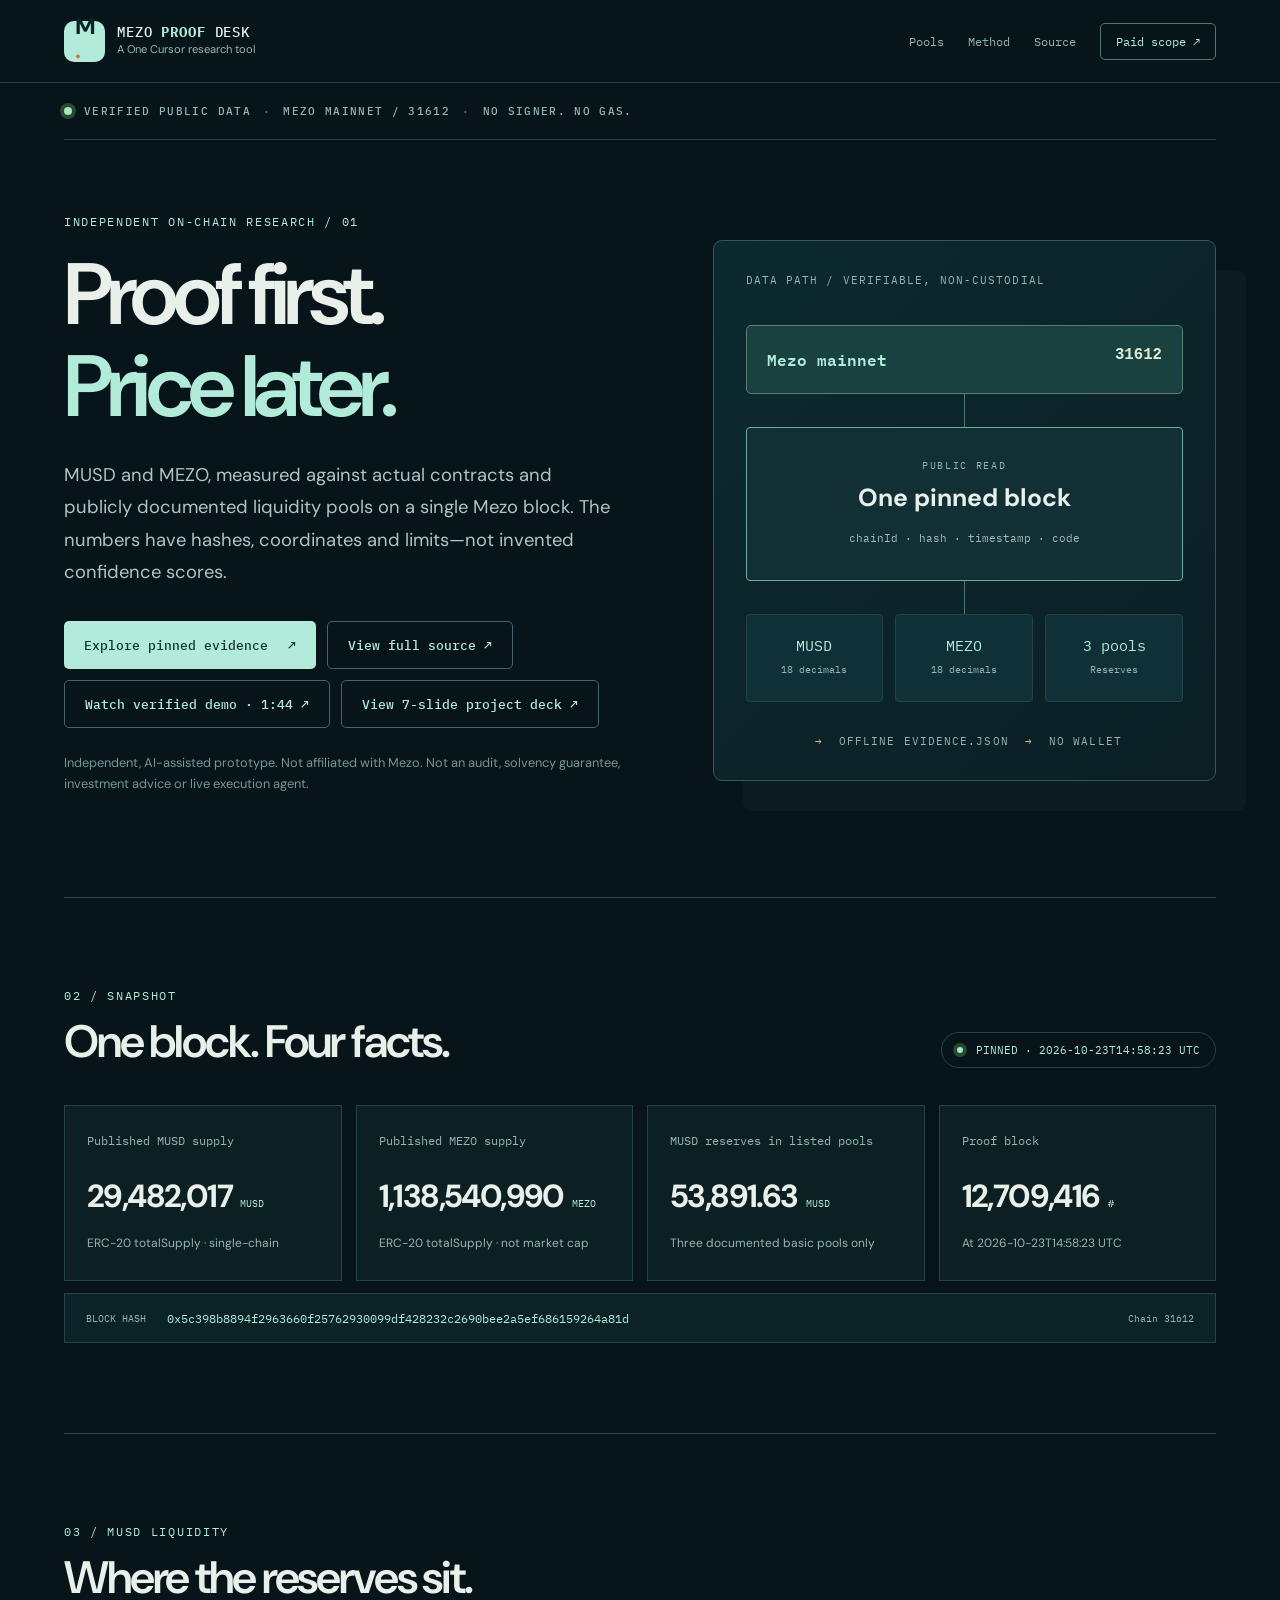
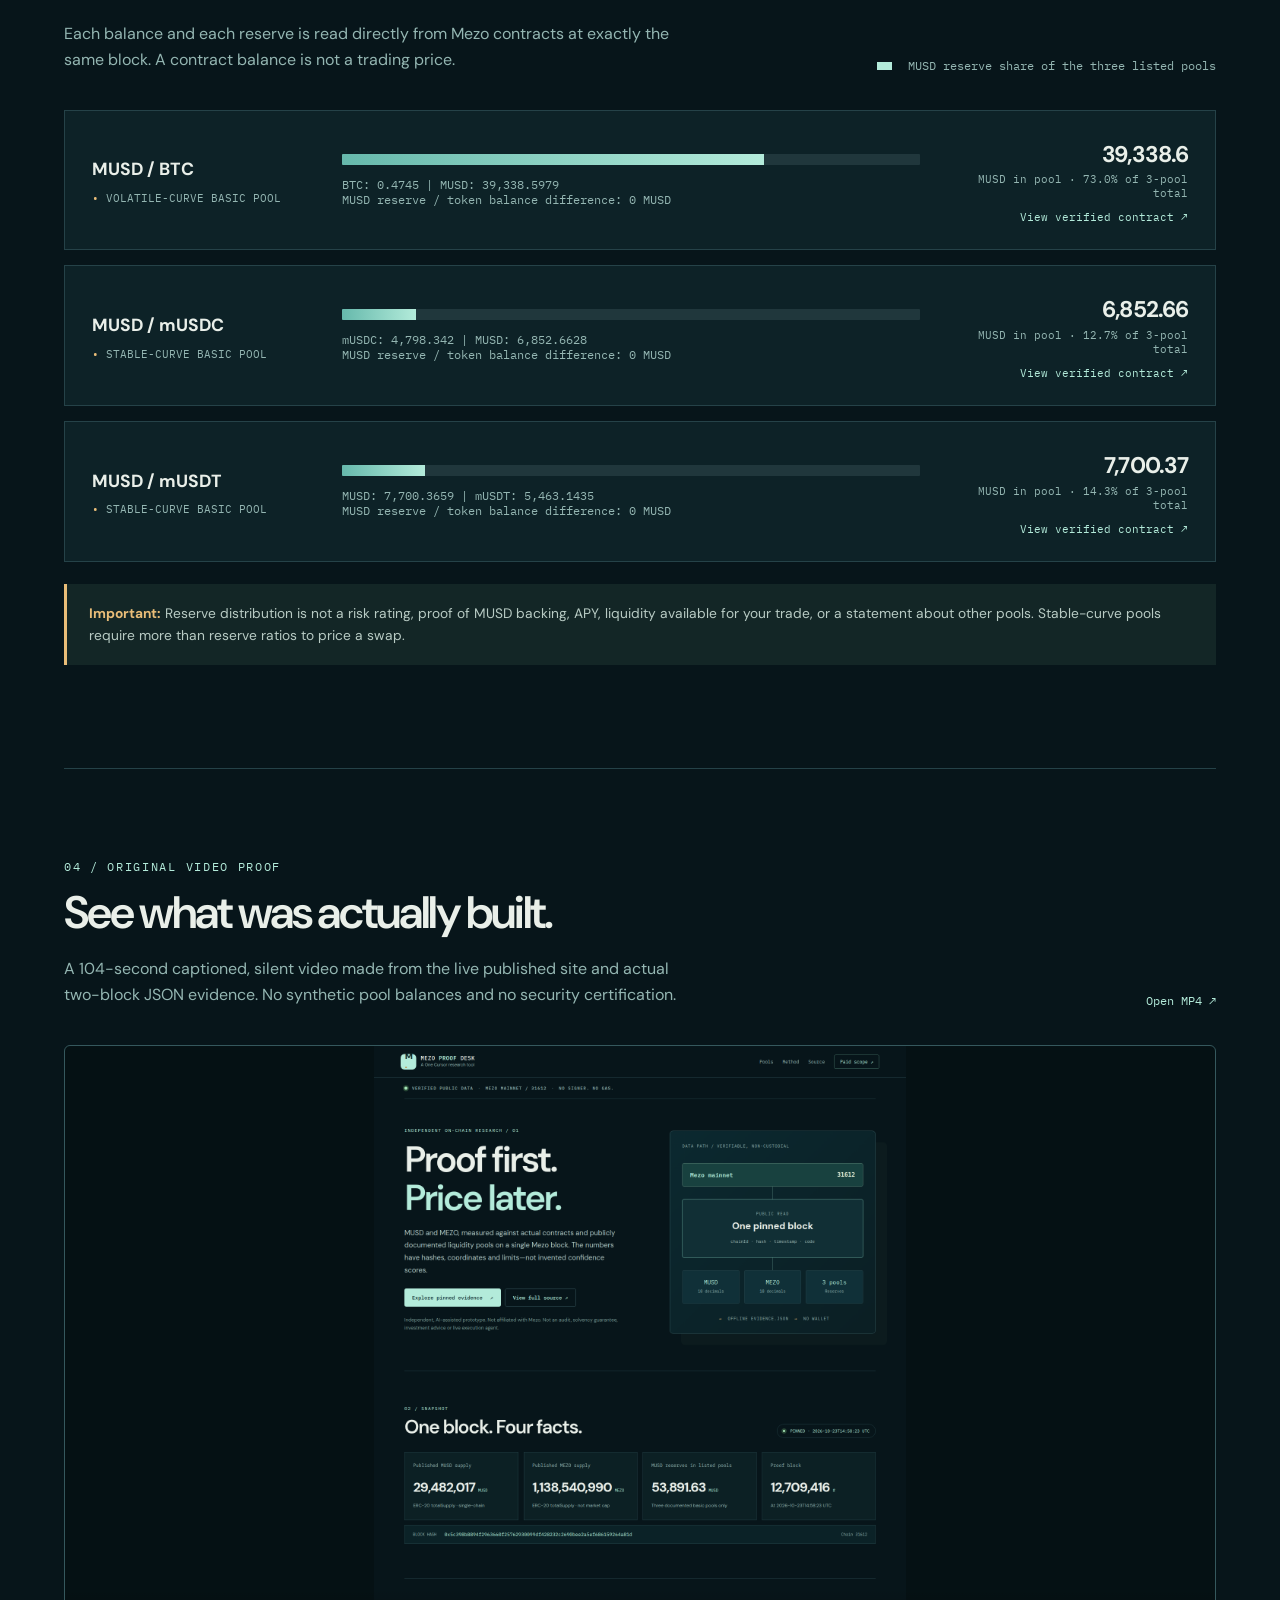
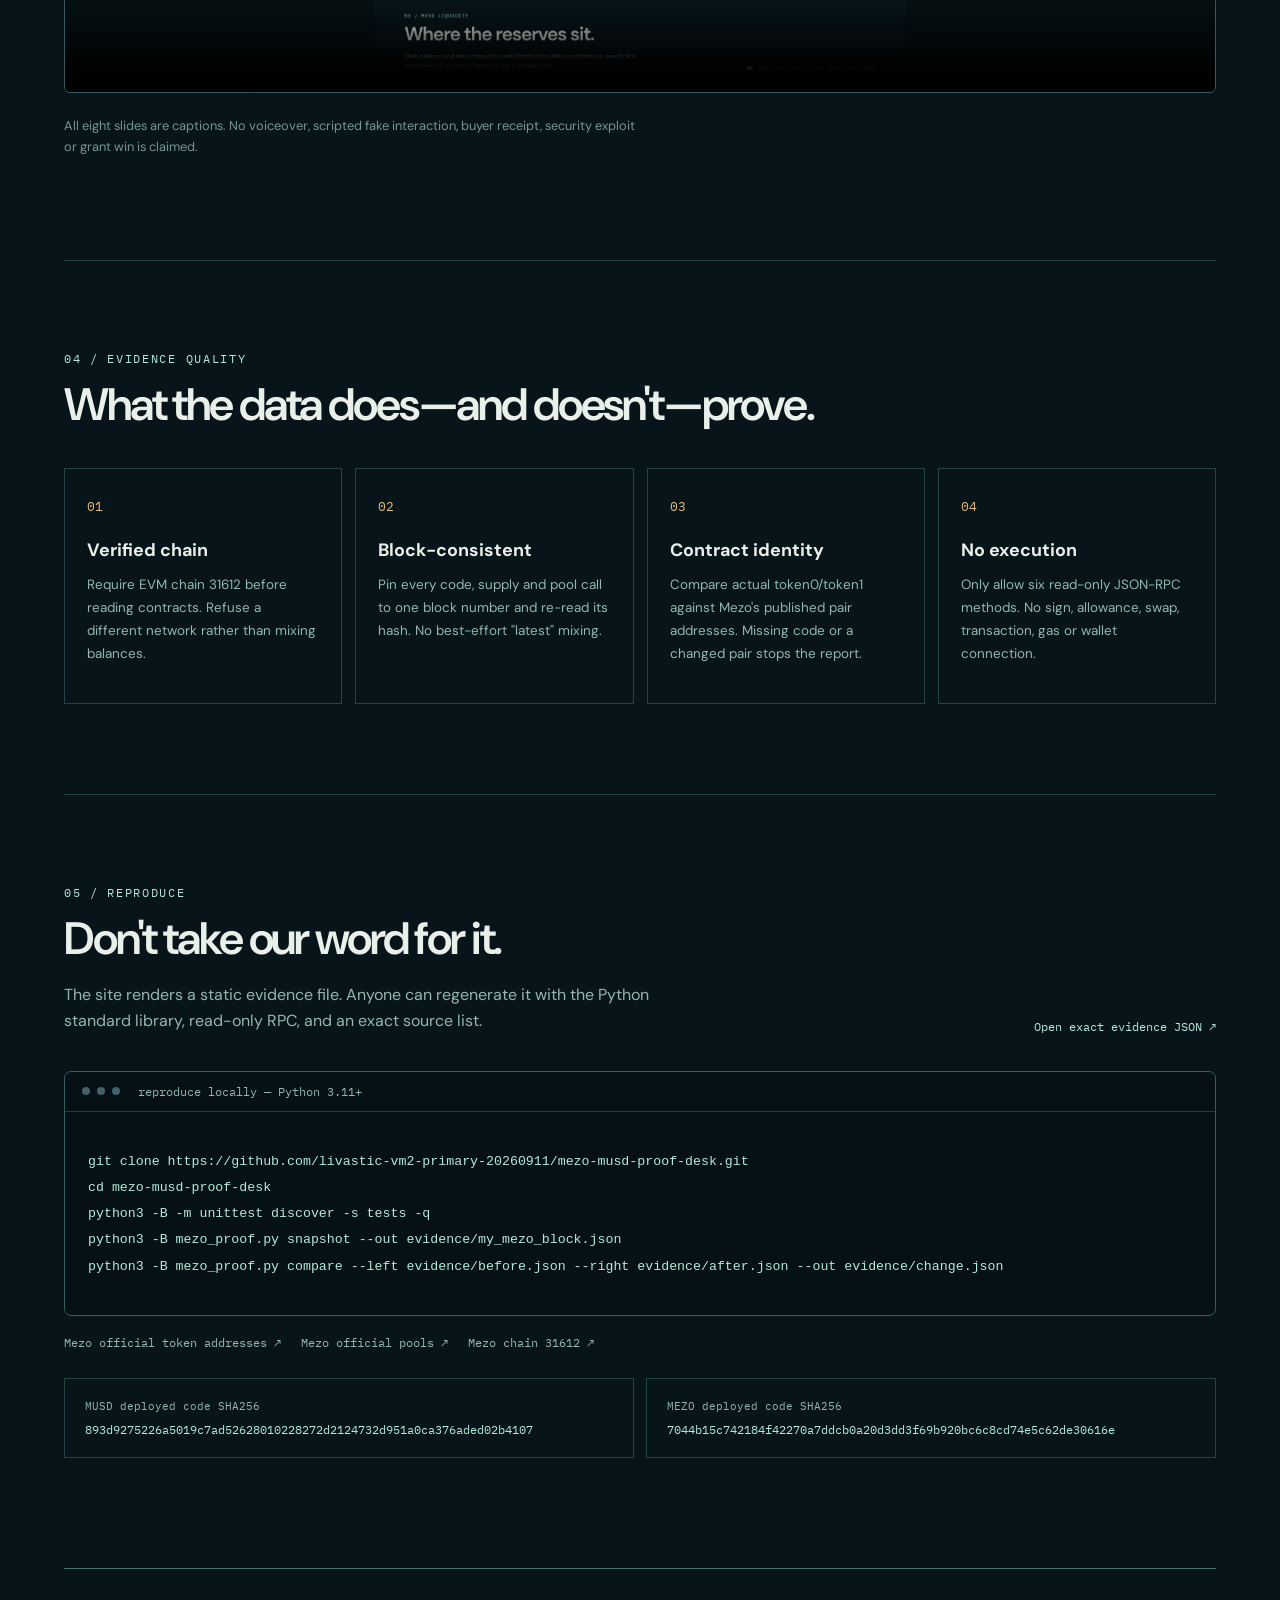
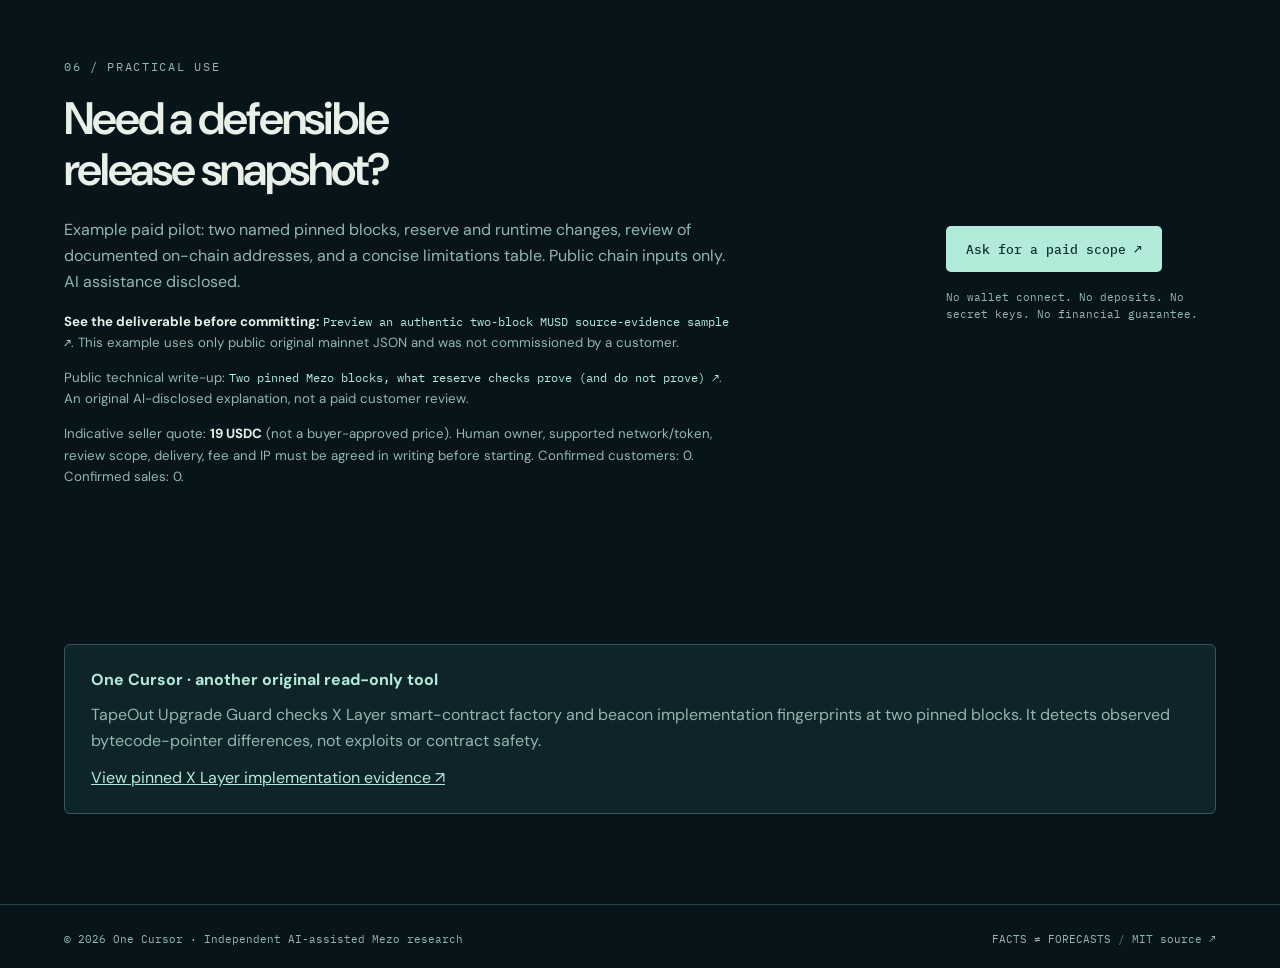
<file: docs/index.html>
<!doctype html>
<html lang="en">
<head>
  <meta charset="utf-8">
  <meta name="viewport" content="width=device-width, initial-scale=1">
  <meta name="color-scheme" content="dark">
  <meta name="description" content="Mezo MUSD Proof Desk: verified pinned-block MUSD reserves in BTC, mUSDC and mUSDT pools, MEZO supply, runtime hashes, and clear risk-evidence limitations. No wallet or trading.">
  <meta name="robots" content="index,follow">
  <link rel="canonical" href="https://livastic-vm2-primary-20260911.github.io/mezo-musd-proof-desk/">
  <meta property="og:title" content="MUSD Proof Desk · On-chain evidence, not a price prediction">
  <meta property="og:description" content="Real Mezo Mainnet: pinned-block MUSD/MEZO supply and pool reserves. Free source, exact evidence, zero wallet connection.">
  <meta property="og:type" content="website">
  <meta property="og:image" content="https://livastic-vm2-primary-20260911.github.io/mezo-musd-proof-desk/screenshot.png">
  <meta property="og:url" content="https://livastic-vm2-primary-20260911.github.io/mezo-musd-proof-desk/">
  <title>MUSD Proof Desk — Mezo on-chain reserve evidence</title>
  <link rel="stylesheet" href="./style.css">
  <script src="./app.js" defer></script>
</head>
<body>
  <header class="topbar">
    <a class="brand" href="#top" aria-label="MUSD Proof Desk home"><span class="logomark">M<span>·</span></span><span>MEZO <b>PROOF</b> DESK<small>A One Cursor research tool</small></span></a>
    <nav aria-label="Primary navigation">
      <a href="#markets">Pools</a>
      <a href="#methodology">Method</a>
      <a href="#source">Source</a>
      <a href="#quote" class="nav-cta">Paid scope ↗</a>
    </nav>
  </header>

  <main id="top">
    <div class="status-ribbon"><span class="pulse"></span> VERIFIED PUBLIC DATA <span class="separator">·</span> MEZO MAINNET / 31612 <span class="separator">·</span> NO SIGNER. NO GAS.</div>
    <section class="hero">
      <div class="hero-copy">
        <p class="eyebrow">INDEPENDENT ON-CHAIN RESEARCH / 01</p>
        <h1>Proof first.<br><em>Price later.</em></h1>
        <p class="lead">MUSD and MEZO, measured against actual contracts and publicly documented liquidity pools on a single Mezo block. The numbers have hashes, coordinates and limits—not invented confidence scores.</p>
        <div class="hero-actions"><a class="button solid" href="#markets">Explore pinned evidence <span>↗</span></a><a class="button outline" href="https://github.com/livastic-vm2-primary-20260911/mezo-musd-proof-desk">View full source ↗</a><a class="button outline" href="#video">Watch verified demo · 1:44 ↗</a><a class="button outline" href="./pitch.pdf" type="application/pdf">View 7-slide project deck ↗</a></div>
        <p class="footnote">Independent, AI-assisted prototype. Not affiliated with Mezo. Not an audit, solvency guarantee, investment advice or live execution agent.</p>
      </div>
      <div class="hero-diagram" aria-label="Schematic read-only flow">
        <div class="diagram-caption">DATA PATH / VERIFIABLE, NON-CUSTODIAL</div>
        <div class="diagram-chain"><span>Mezo mainnet</span><code>31612</code></div>
        <div class="diagram-line"></div>
        <div class="diagram-node big"><div>PUBLIC READ</div><strong>One pinned block</strong><span>chainId · hash · timestamp · code</span></div>
        <div class="diagram-line two"></div>
        <div class="diagram-branches"><div><b>MUSD</b><small>18 decimals</small></div><div><b>MEZO</b><small>18 decimals</small></div><div><b>3 pools</b><small>Reserves</small></div></div>
        <div class="diagram-bottom"><span>→</span> OFFLINE EVIDENCE.JSON <span>→</span> NO WALLET</div>
      </div>
    </section>

    <section class="stats section" aria-labelledby="snapshot-title">
      <div class="section-head"><div><p class="eyebrow">02 / SNAPSHOT</p><h2 id="snapshot-title">One block. Four facts.</h2></div><div class="snapshot-chip"><span class="dot"></span><span id="snapshot-state">Loading verified evidence…</span></div></div>
      <div class="metrics">
        <article><p>Published MUSD supply</p><div><strong id="musd-supply">—</strong><span>MUSD</span></div><small>ERC-20 totalSupply · single-chain</small></article>
        <article><p>Published MEZO supply</p><div><strong id="mezo-supply">—</strong><span>MEZO</span></div><small>ERC-20 totalSupply · not market cap</small></article>
        <article><p>MUSD reserves in listed pools</p><div><strong id="pooled-musd">—</strong><span>MUSD</span></div><small>Three documented basic pools only</small></article>
        <article><p>Proof block</p><div><strong id="block-number">—</strong><span>#</span></div><small id="block-time">Timestamp pending</small></article>
      </div>
      <div class="hash-strip"><span>BLOCK HASH</span><code id="block-hash">—</code><span>Chain 31612</span></div>
    </section>

    <section id="markets" class="section markets" aria-labelledby="market-title">
      <div class="section-head"><div><p class="eyebrow">03 / MUSD LIQUIDITY</p><h2 id="market-title">Where the reserves sit.</h2><p class="intro">Each balance and each reserve is read directly from Mezo contracts at exactly the same block. A contract balance is not a trading price.</p></div><div class="legend"><span class="legend-box"></span> MUSD reserve share of the three listed pools</div></div>
      <div id="pool-list" class="pool-list" aria-live="polite">
        <div class="loading">Loading actual pinned-chain results…</div>
      </div>
      <p class="data-warning"><strong>Important:</strong> Reserve distribution is not a risk rating, proof of MUSD backing, APY, liquidity available for your trade, or a statement about other pools. Stable-curve pools require more than reserve ratios to price a swap.</p>
    </section>

    <section class="section video-section" id="video" aria-labelledby="video-title">
      <div class="section-head"><div><p class="eyebrow">04 / ORIGINAL VIDEO PROOF</p><h2 id="video-title">See what was actually built.</h2><p class="intro">A 104-second captioned, silent video made from the live published site and actual two-block JSON evidence. No synthetic pool balances and no security certification.</p></div><a class="text-link" href="./demo.mp4">Open MP4 ↗</a></div>
      <video controls playsinline preload="metadata" poster="./screenshot.png" aria-label="MUSD Proof Desk 104-second captioned live-evidence pitch video" style="width:100%;aspect-ratio:16/9;background:#051114;border:1px solid #35585d;border-radius:6px">
        <source src="./demo.mp4" type="video/mp4">
        <p>Your browser cannot play this video. Open the MP4 source link.</p>
      </video>
      <p class="footnote" style="margin-top:15px">All eight slides are captions. No voiceover, scripted fake interaction, buyer receipt, security exploit or grant win is claimed.</p>
    </section>

    <section class="section proof-section" aria-labelledby="proof-title">
      <div class="section-head"><div><p class="eyebrow">04 / EVIDENCE QUALITY</p><h2 id="proof-title">What the data does—and doesn't—prove.</h2></div></div>
      <div class="evidence-grid"><article><b>01</b><h3>Verified chain</h3><p>Require EVM chain 31612 before reading contracts. Refuse a different network rather than mixing balances.</p></article>
      <article><b>02</b><h3>Block-consistent</h3><p>Pin every code, supply and pool call to one block number and re-read its hash. No best-effort "latest" mixing.</p></article>
      <article><b>03</b><h3>Contract identity</h3><p>Compare actual token0/token1 against Mezo's published pair addresses. Missing code or a changed pair stops the report.</p></article>
      <article><b>04</b><h3>No execution</h3><p>Only allow six read-only JSON-RPC methods. No sign, allowance, swap, transaction, gas or wallet connection.</p></article></div>
    </section>

    <section class="section terminal-section" id="source" aria-labelledby="source-title">
      <div class="section-head"><div><p class="eyebrow">05 / REPRODUCE</p><h2 id="source-title">Don't take our word for it.</h2><p class="intro">The site renders a static evidence file. Anyone can regenerate it with the Python standard library, read-only RPC, and an exact source list.</p></div><a class="text-link" href="./latest.json">Open exact evidence JSON ↗</a></div>
      <div class="terminal"><div class="terminal-bar"><i></i><i></i><i></i><span>reproduce locally — Python 3.11+</span></div><pre><code>git clone https://github.com/livastic-vm2-primary-20260911/mezo-musd-proof-desk.git
cd mezo-musd-proof-desk
python3 -B -m unittest discover -s tests -q
python3 -B mezo_proof.py snapshot --out evidence/my_mezo_block.json
python3 -B mezo_proof.py compare --left evidence/before.json --right evidence/after.json --out evidence/change.json</code></pre></div>
      <div class="source-links"><a href="https://mezo.org/docs/users/resources/contracts-reference">Mezo official token addresses ↗</a><a href="https://mezo.org/docs/developers/features/mezo-pools">Mezo official pools ↗</a><a href="https://testnet.mezo.org/docs/users/getting-started/connect">Mezo chain 31612 ↗</a></div>
      <div class="code-hash-grid"><div><span>MUSD deployed code SHA256</span><code id="musd-codehash">—</code></div><div><span>MEZO deployed code SHA256</span><code id="mezo-codehash">—</code></div></div>
    </section>

    <section id="quote" class="section contact" aria-labelledby="contact-title"><div><p class="eyebrow">06 / PRACTICAL USE</p><h2 id="contact-title">Need a defensible<br>release snapshot?</h2><p>Example paid pilot: two named pinned blocks, reserve and runtime changes, review of documented on-chain addresses, and a concise limitations table. Public chain inputs only. AI assistance disclosed.</p><p class="disclosure"><strong>See the deliverable before committing:</strong> <a class="text-link" href="./sample-report.html">Preview an authentic two-block MUSD source-evidence sample ↗</a>. This example uses only public original mainnet JSON and was not commissioned by a customer.</p><p class="disclosure">Public technical write-up: <a class="text-link" href="https://dev.to/livasticvm2primary/two-mezo-blocks-identical-reserves-what-a-read-only-musd-check-actually-proves-pd1">Two pinned Mezo blocks, what reserve checks prove (and do not prove) ↗</a>. An original AI-disclosed explanation, not a paid customer review.</p><p class="disclosure">Indicative seller quote: <strong>19 USDC</strong> (not a buyer-approved price). Human owner, supported network/token, review scope, delivery, fee and IP must be agreed in writing before starting. Confirmed customers: 0. Confirmed sales: 0.</p></div><div class="contact-actions"><a class="button solid" href="mailto:onecursor1@gmail.com?subject=Mezo%20MUSD%20Proof%20Desk%20-%20paid%20snapshot%20scope&body=Hello%2C%20I%20would%20like%20a%20quote%20for%20a%20Mezo%20MUSD%20pinned%20reserve%20report.%0AScope%20and%20purpose%3A%0ADesired%20blocks%2Fdates%3A%0AAgreed%20payment%20network%20and%20fee%3A%0A">Ask for a paid scope ↗</a><p>No wallet connect. No deposits. No secret keys. No financial guarantee.</p></div></section>
    <aside aria-label="Other One Cursor read-only tools" style="margin:-32px 0 90px;padding:22px 26px;border:1px solid #35575d;border-radius:6px;background:#0e2428">
      <strong style="display:block;color:#b3ebda">One Cursor · another original read-only tool</strong>
      <p style="color:#94b6b2;margin:9px 0 11px">TapeOut Upgrade Guard checks X Layer smart-contract factory and beacon implementation fingerprints at two pinned blocks. It detects observed bytecode-pointer differences, not exploits or contract safety.</p>
      <a style="color:#b3ebda;text-decoration:underline" href="https://livastic-vm2-primary-20260911.github.io/tapeout-upgrade-guard/">View pinned X Layer implementation evidence ↗</a>
    </aside>
  </main>
  <footer><span>© 2026 One Cursor · Independent AI-assisted Mezo research</span><span>FACTS ≠ FORECASTS <span class="separator">/</span> <a href="https://github.com/livastic-vm2-primary-20260911/mezo-musd-proof-desk">MIT source ↗</a></span></footer>
</body>
</html>
</file>
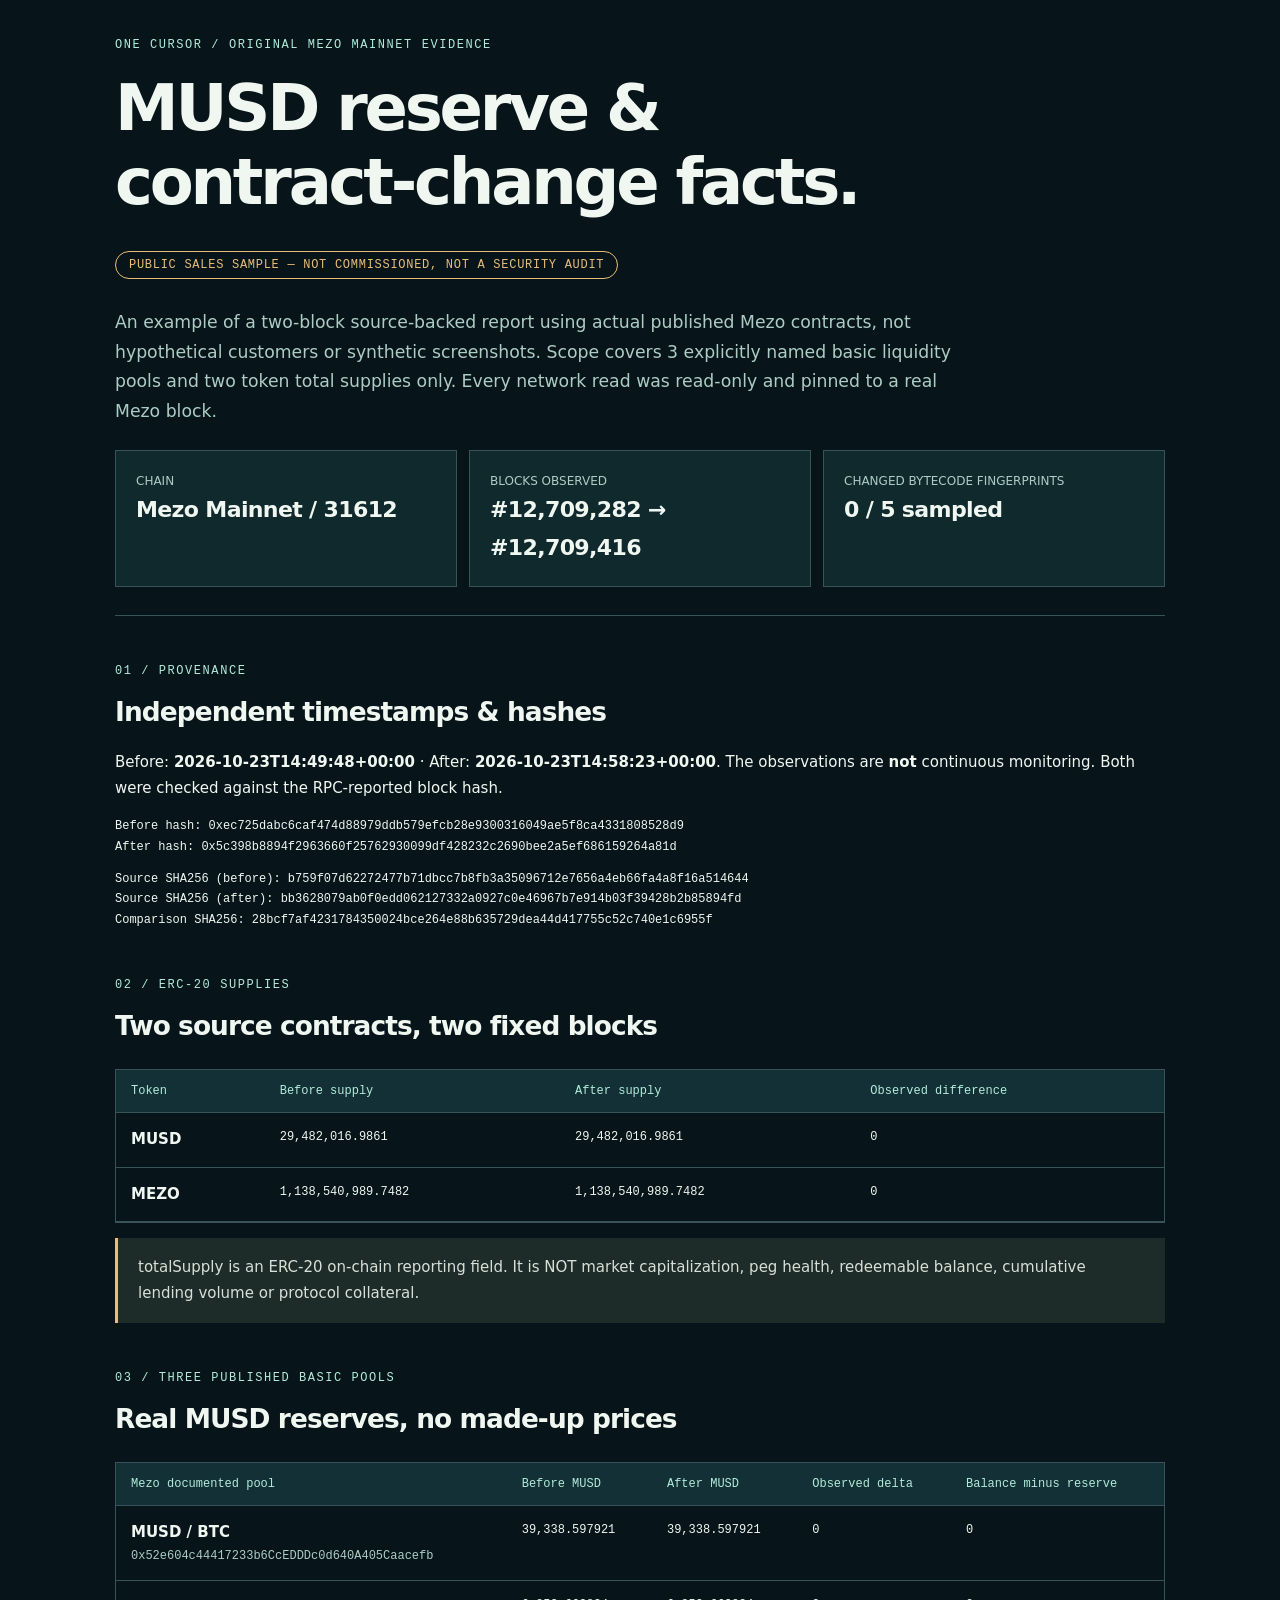
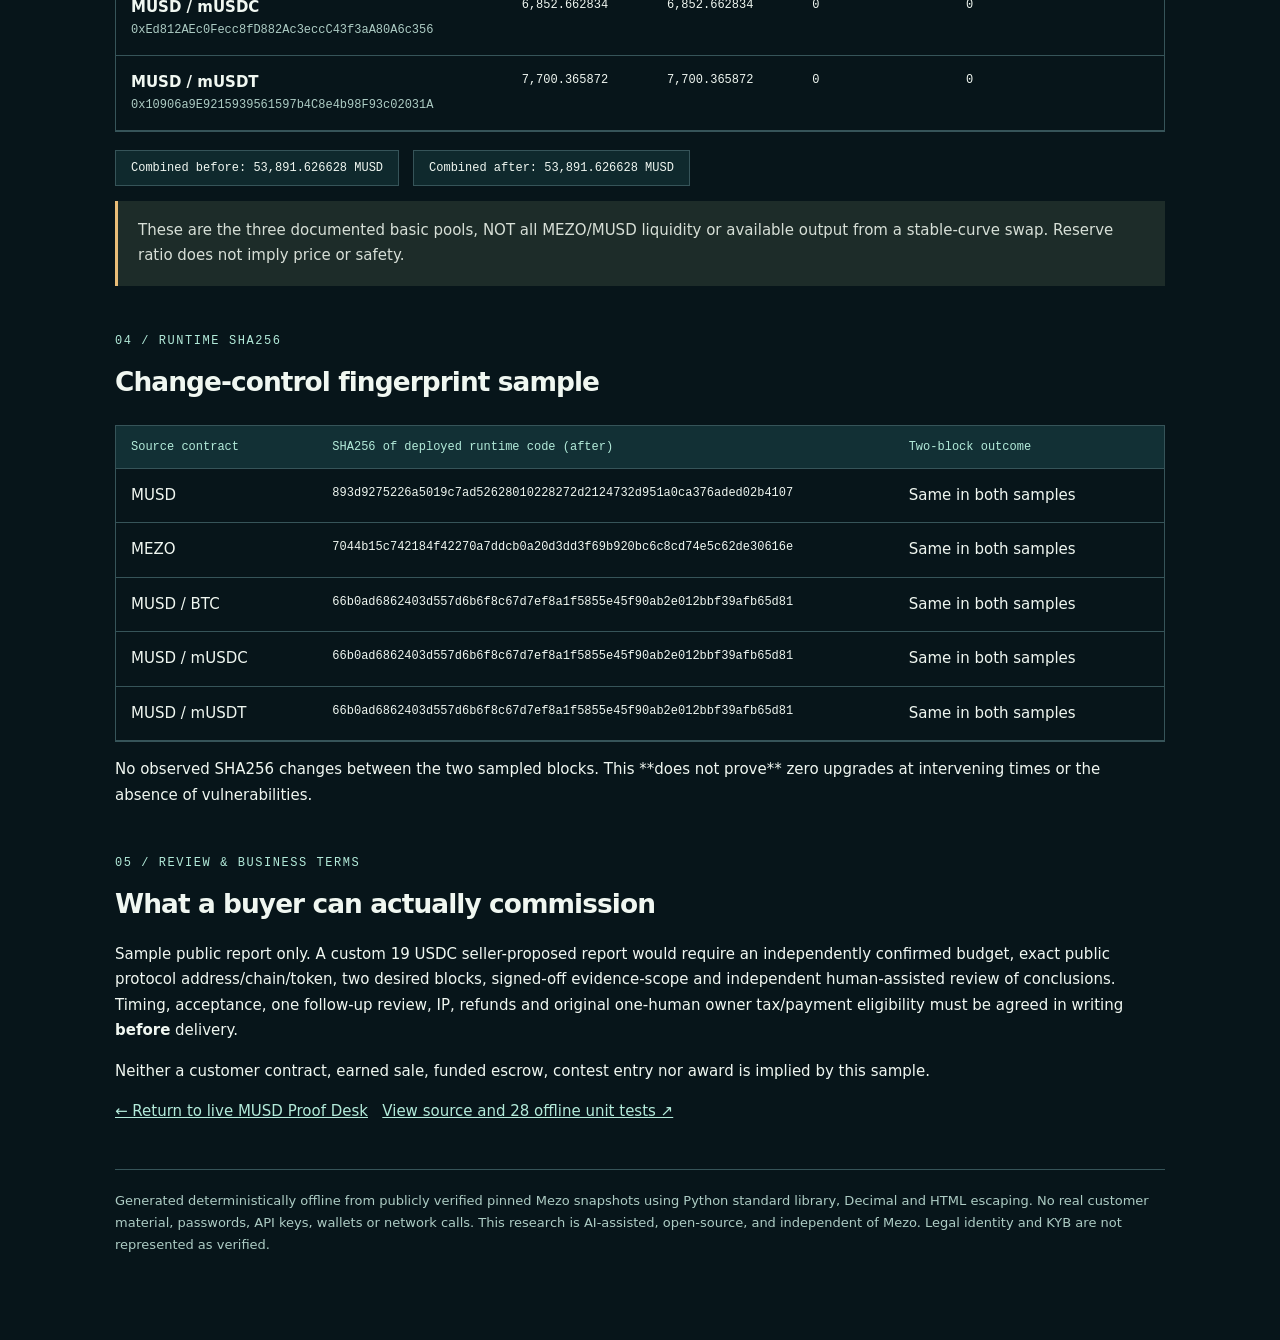
<file: docs/sample-report.html>
<!doctype html><html lang="en"><head><meta charset="utf-8">
<meta name="viewport" content="width=device-width,initial-scale=1">
<meta name="robots" content="index,follow">
<title>Mezo MUSD — publicly reproducible two-block sample evidence report</title>
<meta name="description" content="Original Mezo Proof Desk example: two verified mainnet blocks, ERC20 MUSD/MEZO supply, three basic-pool reserves, runtime bytecode SHA256. A sales sample, not a client report.">
<style>
:root{--bg:#07151a;--card:#0f292d;--ink:#f0f7f1;--dim:#adccc4;--accent:#b3ebda;--warm:#e9bd78;--stroke:#365459}
*{box-sizing:border-box} body{margin:0;background:var(--bg);color:var(--ink);font:15px/1.7 system-ui,-apple-system,sans-serif}
main{max-width:1100px;margin:auto;padding:38px 25px 84px}a{color:var(--accent)}header{border-bottom:1px solid var(--stroke);padding-bottom:28px}.eyebrow{color:var(--accent);font:12px monospace;letter-spacing:.13em;text-transform:uppercase}
h1{font-size:clamp(2.2rem,5vw,4.5rem);letter-spacing:-.05em;line-height:1.15;margin:20px 0}
h2{font-size:1.65rem;letter-spacing:-.035em;margin:0 0 10px}h3{margin:0 0 10px}
.pill{display:inline-block;border:1px solid var(--warm);color:var(--warm);border-radius:99px;padding:6px 13px;font:12px monospace;letter-spacing:.06em}
.lead{max-width:850px;font-size:1.08rem;color:var(--dim)}.stats{display:grid;grid-template-columns:repeat(3,1fr);gap:12px;margin-top:24px}
.stats>div{background:var(--card);border:1px solid var(--stroke);padding:20px}.stats small{display:block;color:var(--dim);font-size:12px}.stats b{font-size:1.38rem;font-weight:600;letter-spacing:-.03em}
section{margin-top:48px}.note{padding:17px 20px;background:#1d2c29;border-left:3px solid var(--warm);color:#d7dfd7}
.table-wrap{overflow:auto;border:1px solid var(--stroke);margin-top:20px}table{width:100%;min-width:710px;border-collapse:collapse}
th,td{padding:14px 15px;text-align:left;border-bottom:1px solid var(--stroke);vertical-align:top}th{background:#123035;color:var(--accent);font:12px monospace}td small{display:block;color:var(--dim);font-size:11px;overflow-wrap:anywhere}
td.mono,.mono{font:12px/1.7 ui-monospace,Consolas,monospace}.hash{overflow-wrap:anywhere;max-width:420px}
.foot{margin-top:44px;border-top:1px solid var(--stroke);padding-top:20px;color:var(--dim);font-size:13px}
.meter{display:flex;gap:14px;margin-top:18px;flex-wrap:wrap}.meter span{border:1px solid var(--stroke);padding:10px 15px;background:var(--card);font:12px monospace}
@media(max-width:730px){.stats{grid-template-columns:1fr} main{padding:23px 17px 45px}}
@media print{:root{--bg:#fff;--card:#fff;--ink:#151d1d;--dim:#4e6060;--accent:#154f49;--warm:#675520;--stroke:#a7bdb9}body{background:white}main{max-width:100%;padding:12px}table{font-size:12px}a{color:inherit;text-decoration:underline}}
</style></head><body><main>
<header><div class="eyebrow">ONE CURSOR / ORIGINAL MEZO MAINNET EVIDENCE</div>
<h1>MUSD reserve &amp;<br>contract-change facts.</h1>
<p class="pill">PUBLIC SALES SAMPLE — NOT COMMISSIONED, NOT A SECURITY AUDIT</p>
<p class="lead">An example of a two-block source-backed report using actual published Mezo contracts, not hypothetical customers or synthetic screenshots. Scope covers 3 explicitly named basic liquidity pools and two token total supplies only. Every network read was read-only and pinned to a real Mezo block.</p>
<div class="stats">
<div><small>CHAIN</small><b>Mezo Mainnet / 31612</b></div>
<div><small>BLOCKS OBSERVED</small><b>#12,709,282 → #12,709,416</b></div>
<div><small>CHANGED BYTECODE FINGERPRINTS</small><b>0 / 5 sampled</b></div>
</div></header>

<section><p class="eyebrow">01 / PROVENANCE</p><h2>Independent timestamps &amp; hashes</h2>
<p>Before: <b>2026-10-23T14:49:48+00:00</b> · After: <b>2026-10-23T14:58:23+00:00</b>. The observations are <b>not</b> continuous monitoring. Both were checked against the RPC-reported block hash.</p>
<p class="mono">Before hash: 0xec725dabc6caf474d88979ddb579efcb28e9300316049ae5f8ca4331808528d9<br>After hash: 0x5c398b8894f2963660f25762930099df428232c2690bee2a5ef686159264a81d</p>
<p class="mono">Source SHA256 (before): b759f07d62272477b71dbcc7b8fb3a35096712e7656a4eb66fa4a8f16a514644<br>Source SHA256 (after): bb3628079ab0f0edd062127332a0927c0e46967b7e914b03f39428b2b85894fd<br>Comparison SHA256: 28bcf7af4231784350024bce264e88b635729dea44d417755c52c740e1c6955f</p></section>

<section><p class="eyebrow">02 / ERC-20 SUPPLIES</p><h2>Two source contracts, two fixed blocks</h2>
<div class="table-wrap"><table><thead><tr><th>Token</th><th>Before supply</th><th>After supply</th><th>Observed difference</th></tr></thead><tbody><tr><td><b>MUSD</b></td><td class="mono">29,482,016.9861</td><td class="mono">29,482,016.9861</td><td class="mono">0</td></tr><tr><td><b>MEZO</b></td><td class="mono">1,138,540,989.7482</td><td class="mono">1,138,540,989.7482</td><td class="mono">0</td></tr></tbody></table></div>
<p class="note">totalSupply is an ERC-20 on-chain reporting field. It is NOT market capitalization, peg health, redeemable balance, cumulative lending volume or protocol collateral.</p></section>

<section><p class="eyebrow">03 / THREE PUBLISHED BASIC POOLS</p><h2>Real MUSD reserves, no made-up prices</h2>
<div class="table-wrap"><table><thead><tr><th>Mezo documented pool</th><th>Before MUSD</th><th>After MUSD</th><th>Observed delta</th><th>Balance minus reserve</th></tr></thead><tbody><tr><td><b>MUSD / BTC</b><br><small class="mono">0x52e604c44417233b6CcEDDDc0d640A405Caacefb</small></td><td class="mono">39,338.597921</td><td class="mono">39,338.597921</td><td class="mono">0</td><td class="mono">0</td></tr><tr><td><b>MUSD / mUSDC</b><br><small class="mono">0xEd812AEc0Fecc8fD882Ac3eccC43f3aA80A6c356</small></td><td class="mono">6,852.662834</td><td class="mono">6,852.662834</td><td class="mono">0</td><td class="mono">0</td></tr><tr><td><b>MUSD / mUSDT</b><br><small class="mono">0x10906a9E9215939561597b4C8e4b98F93c02031A</small></td><td class="mono">7,700.365872</td><td class="mono">7,700.365872</td><td class="mono">0</td><td class="mono">0</td></tr></tbody></table></div>
<div class="meter"><span>Combined before: 53,891.626628 MUSD</span>
<span>Combined after: 53,891.626628 MUSD</span></div>
<p class="note">These are the three documented basic pools, NOT all MEZO/MUSD liquidity or available output from a stable-curve swap. Reserve ratio does not imply price or safety.</p></section>

<section><p class="eyebrow">04 / RUNTIME SHA256</p><h2>Change-control fingerprint sample</h2>
<div class="table-wrap"><table><thead><tr><th>Source contract</th><th>SHA256 of deployed runtime code (after)</th><th>Two-block outcome</th></tr></thead><tbody><tr><td>MUSD</td><td class="mono hash">893d9275226a5019c7ad52628010228272d2124732d951a0ca376aded02b4107</td><td>Same in both samples</td></tr><tr><td>MEZO</td><td class="mono hash">7044b15c742184f42270a7ddcb0a20d3dd3f69b920bc6c8cd74e5c62de30616e</td><td>Same in both samples</td></tr><tr><td>MUSD / BTC</td><td class="mono hash">66b0ad6862403d557d6b6f8c67d7ef8a1f5855e45f90ab2e012bbf39afb65d81</td><td>Same in both samples</td></tr><tr><td>MUSD / mUSDC</td><td class="mono hash">66b0ad6862403d557d6b6f8c67d7ef8a1f5855e45f90ab2e012bbf39afb65d81</td><td>Same in both samples</td></tr><tr><td>MUSD / mUSDT</td><td class="mono hash">66b0ad6862403d557d6b6f8c67d7ef8a1f5855e45f90ab2e012bbf39afb65d81</td><td>Same in both samples</td></tr></tbody></table></div>
<p>No observed SHA256 changes between the two sampled blocks. This **does not prove** zero upgrades at intervening times or the absence of vulnerabilities.</p></section>

<section><p class="eyebrow">05 / REVIEW &amp; BUSINESS TERMS</p><h2>What a buyer can actually commission</h2>
<p>Sample public report only. A custom 19 USDC seller-proposed report would require an independently confirmed budget, exact public protocol address/chain/token, two desired blocks, signed-off evidence-scope and independent human-assisted review of conclusions. Timing, acceptance, one follow-up review, IP, refunds and original one-human owner tax/payment eligibility must be agreed in writing <b>before</b> delivery.</p>
<p>Neither a customer contract, earned sale, funded escrow, contest entry nor award is implied by this sample.</p>
<p><a href="https://livastic-vm2-primary-20260911.github.io/mezo-musd-proof-desk/">← Return to live MUSD Proof Desk</a> &nbsp; <a href="https://github.com/livastic-vm2-primary-20260911/mezo-musd-proof-desk">View source and 28 offline unit tests ↗</a></p>
</section>
<div class="foot">Generated deterministically offline from publicly verified pinned Mezo snapshots using Python standard library, Decimal and HTML escaping. No real customer material, passwords, API keys, wallets or network calls. This research is AI-assisted, open-source, and independent of Mezo. Legal identity and KYB are not represented as verified.</div>
</main></body></html>
</file>
<file: docs/style.css>
@import url('https://fonts.googleapis.com/css2?family=DM+Sans:wght@400;500;600;700&family=IBM+Plex+Mono:wght@400;500;600&display=swap');
:root{--bg:#07151a;--panel:#0c2024;--raised:#0f292d;--stroke:#254248;--aqua:#b3ebda;--yellow:#e9bd78;--txt:#e9efe9;--dim:#94b6b2;--mono:'IBM Plex Mono',monospace;--ui:'DM Sans',system-ui,sans-serif}
*{box-sizing:border-box}html{scroll-behavior:smooth}body{margin:0;background:var(--bg);color:var(--txt);font:16px/1.62 var(--ui)}a{color:inherit;text-decoration:none}a:focus-visible,button:focus-visible{outline:2px solid var(--aqua);outline-offset:5px}
.topbar{height:83px;display:flex;align-items:center;justify-content:space-between;gap:16px;border-bottom:1px solid var(--stroke);padding:0 max(5vw,22px);max-width:1900px;margin:auto}
.brand{display:flex;align-items:center;gap:12px;font:500 .9rem/1.2 var(--mono);letter-spacing:.06em}.brand small{display:block;color:var(--dim);font:400 .7rem/1.6 var(--ui);letter-spacing:0}.brand b{color:var(--aqua)}
.logomark{width:41px;height:41px;background:var(--aqua);color:#0a2425;border-radius:10px;display:grid;place-content:center;font:800 1.45rem var(--ui);letter-spacing:-.1em}.logomark span{color:#c08032}
nav{display:flex;gap:24px;align-items:center;font:.76rem var(--mono);color:var(--dim)}nav a:hover{color:var(--aqua)}.nav-cta{color:var(--aqua);border:1px solid #4b796c;padding:10px 15px;border-radius:5px}
main{max-width:1380px;padding:0 max(5vw,22px);margin:auto}.status-ribbon{display:flex;align-items:center;gap:12px;border-bottom:1px solid var(--stroke);font:500 .7rem var(--mono);padding:21px 0;color:var(--dim);letter-spacing:.12em}.pulse,.dot{width:8px;height:8px;background:#a7e8b9;border-radius:50%;box-shadow:0 0 0 4px #284736;display:inline-block}.separator{color:#587b79}
.hero{display:grid;grid-template-columns:1.05fr .95fr;gap:8%;min-height:610px;align-items:center;padding:74px 0 90px}.eyebrow{font:.75rem var(--mono);color:var(--aqua);letter-spacing:.14em;text-transform:uppercase;margin:0 0 20px}
h1,h2,h3,p{margin-top:0}h1{font-size:clamp(3.8rem,6.8vw,7.1rem);line-height:1.06;letter-spacing:-.067em;font-weight:600;margin-bottom:25px}h1 em{font-style:normal;color:var(--aqua)}.lead{color:#aec6c2;font-size:1.15rem;max-width:590px;line-height:1.77}.hero-actions{display:flex;flex-wrap:wrap;gap:11px;margin:32px 0 25px}.button{padding:14px 20px;border-radius:5px;font:500 .84rem var(--mono);display:inline-flex;gap:20px;align-items:center;justify-content:space-between}.button.solid{background:var(--aqua);color:#113136}.button.outline{color:var(--aqua);border:1px solid #42646a}.button:hover{filter:brightness(1.07);transform:translateY(-2px);transition:.15s}
.footnote{max-width:580px;color:#759691;font-size:.8rem}.hero-diagram{background:linear-gradient(135deg,#0c2930,#0b1f24);padding:32px;border:1px solid #35585d;border-radius:9px;box-shadow:30px 30px 0 #0c1b1e}.diagram-caption,.diagram-bottom{font:.68rem var(--mono);color:var(--dim);letter-spacing:.1em}.diagram-chain{display:flex;justify-content:space-between;border:1px solid #5a8074;background:#18413f;padding:20px;color:var(--aqua);font:600 .98rem var(--mono);margin-top:38px;border-radius:5px}.diagram-chain code{color:#e1ecd5}.diagram-line{margin:auto;background:#4b7771;width:1px;height:33px}.diagram-node{text-align:center;background:#112f35;border:1px solid #6eada0;padding:30px 12px;border-radius:4px}.diagram-node div{font:.65rem var(--mono);letter-spacing:.16em;color:var(--dim)}.diagram-node strong{font-size:1.55rem;display:block;margin:6px 0}.diagram-node span{font:.7rem var(--mono);color:#a1bdb7}.diagram-branches{display:grid;grid-template-columns:repeat(3,1fr);gap:12px}.diagram-branches div{border:1px solid var(--stroke);padding:20px 8px;text-align:center;border-radius:4px;background:#103038}.diagram-branches b{display:block;color:var(--aqua);font:.95rem var(--mono)}.diagram-branches small{font:.65rem var(--mono);color:var(--dim)}.diagram-bottom{text-align:center;margin-top:32px}.diagram-bottom span{color:var(--yellow);margin:0 8px}
.section{padding:90px 0;border-top:1px solid var(--stroke)}.section-head{display:flex;justify-content:space-between;align-items:end;gap:30px;margin-bottom:37px}h2{font-size:clamp(2.3rem,3.55vw,3.75rem);line-height:1.12;letter-spacing:-.047em;font-weight:600;margin-bottom:0}.section-head .eyebrow{margin-bottom:14px}.intro{color:var(--dim);max-width:630px;margin:17px 0 0}
.snapshot-chip{white-space:nowrap;font:.68rem var(--mono);color:var(--aqua);border:1px solid var(--stroke);padding:10px 15px;border-radius:50px;display:flex;gap:13px;align-items:center}.snapshot-chip .dot{width:6px;height:6px}
.metrics{display:grid;grid-template-columns:repeat(4,1fr);gap:14px}.metrics article{min-width:0;border:1px solid var(--stroke);background:var(--panel);padding:27px 22px}.metrics p{font:.76rem var(--mono);color:var(--dim);min-height:32px}.metrics article div{display:flex;align-items:baseline;gap:8px;flex-wrap:wrap}.metrics strong{font-size:clamp(1.65rem,2.5vw,2.7rem);letter-spacing:-.05em;line-height:1.2}.metrics span{font:.65rem var(--mono);color:var(--aqua)}.metrics small{display:block;color:var(--dim);font-size:.75rem;margin-top:18px}
.hash-strip{margin-top:12px;background:#0b2227;border:1px solid var(--stroke);padding:16px 21px;display:flex;gap:21px;align-items:center;flex-wrap:wrap}.hash-strip span{font:.65rem var(--mono);color:var(--dim)}.hash-strip code{font:.78rem var(--mono);color:var(--aqua);overflow-wrap:anywhere;flex:1}
.legend{font:.73rem var(--mono);color:var(--dim);white-space:nowrap}.legend-box{display:inline-block;background:var(--aqua);width:15px;height:8px;margin-right:9px}
.pool-list{display:grid;gap:15px}.pool{display:grid;grid-template-columns:220px 1fr 238px;gap:30px;align-items:center;padding:25px 27px;border:1px solid var(--stroke);background:#0d2227}.pool h3{font-size:1.1rem;margin-bottom:7px}.pool .kind{color:var(--dim);font:.68rem var(--mono);text-transform:uppercase}.pool .kind::before{content:'•';color:var(--yellow);padding-right:7px}.pool .bar{height:11px;background:#20373c;border-radius:1px;overflow:hidden;margin-bottom:12px}.pool .bar div{height:100%;background:linear-gradient(to right,#66b9ac,#b3ebda);min-width:1px}.pool .bal{font:.73rem var(--mono);color:var(--dim);overflow-wrap:anywhere}.pool .bal b{color:#c1d7d1;font-weight:400}.pool .last{text-align:right}.pool .last strong{display:block;color:var(--txt);font-size:1.42rem;letter-spacing:-.04em}.pool .last small{display:block;font:.67rem var(--mono);color:var(--dim)}.pool .last a{display:block;color:var(--aqua);font:.68rem var(--mono);margin-top:10px}
.loading{padding:35px;color:var(--dim);border:1px solid var(--stroke)}.data-warning{margin-top:22px;background:#132626;border-left:3px solid var(--yellow);padding:18px 22px;color:#b8cbc4;font-size:.86rem}.data-warning strong{color:#e9bd78}
.evidence-grid{display:grid;grid-template-columns:repeat(4,1fr);gap:13px}.evidence-grid article{border:1px solid var(--stroke);padding:24px 22px}.evidence-grid b{color:var(--yellow);font:.79rem var(--mono)}.evidence-grid h3{font-size:1.12rem;margin:17px 0 9px}.evidence-grid p{font-size:.84rem;color:var(--dim);line-height:1.7}
.text-link{font:.76rem var(--mono);color:var(--aqua)}.terminal{border:1px solid #365c60;background:#051114;border-radius:7px;overflow:hidden}.terminal-bar{display:flex;gap:7px;align-items:center;border-bottom:1px solid #263b42;padding:12px 17px}.terminal-bar i{width:8px;height:8px;background:#416368;border-radius:50%}.terminal-bar span{margin-left:11px;color:#8eb7b5;font:.72rem var(--mono)}pre{overflow:auto;padding:23px;color:var(--aqua);font:.83rem/1.9 var(--mono);white-space:pre}.source-links{margin:19px 0;display:flex;gap:20px;flex-wrap:wrap;font:.75rem var(--mono);color:var(--dim)}.source-links a:hover,.text-link:hover{text-decoration:underline;color:var(--aqua)}
.code-hash-grid{display:grid;grid-template-columns:1fr 1fr;gap:12px;margin-top:28px}.code-hash-grid>div{border:1px solid var(--stroke);padding:20px;min-width:0}.code-hash-grid span{display:block;color:var(--dim);font:.7rem var(--mono)}.code-hash-grid code{display:block;color:var(--aqua);font:.72rem var(--mono);overflow-wrap:anywhere;margin-top:9px}
.contact{display:flex;justify-content:space-between;gap:40px;align-items:center;border-top:1px solid #477069;margin-top:20px;margin-bottom:85px}.contact h2{margin-bottom:21px}.contact>div:first-child{max-width:670px}.contact p{color:var(--dim)}.disclosure{font-size:.83rem}.disclosure strong{color:var(--txt)}.contact-actions{max-width:270px;flex-shrink:0}.contact-actions p{font:.68rem/1.6 var(--mono);margin-top:17px}
footer{border-top:1px solid var(--stroke);padding:27px max(5vw,22px);color:var(--dim);font:.68rem var(--mono);display:flex;justify-content:space-between;gap:25px;flex-wrap:wrap}
@media(max-width:1100px){.hero{grid-template-columns:1fr;gap:35px;padding:55px 0}.hero-diagram{max-width:650px;box-shadow:none}.metrics{grid-template-columns:repeat(2,1fr)}.pool{grid-template-columns:170px 1fr 170px;gap:15px}.evidence-grid{grid-template-columns:repeat(2,1fr)}}
@media(max-width:700px){.topbar{height:auto;min-height:75px;padding:14px 20px;flex-wrap:wrap}.topbar nav{gap:12px;font:.64rem var(--mono)}.brand{font-size:.75rem}.brand small{font-size:.6rem}main{padding:0 20px}.status-ribbon{font-size:.58rem;gap:8px}.hero{padding:51px 0}h1{font-size:3.8rem}.hero-diagram{padding:20px}.section{padding:63px 0}.section-head{align-items:start;flex-direction:column;gap:16px}.metrics{grid-template-columns:1fr}.pool{grid-template-columns:1fr;padding:22px;gap:17px}.pool .last{text-align:left}.evidence-grid{grid-template-columns:1fr}.code-hash-grid{grid-template-columns:1fr}.contact{flex-direction:column;align-items:start}.contact-actions{max-width:100%}pre{font-size:.65rem}footer{font-size:.58rem}.hash-strip code{font-size:.65rem}.legend{white-space:normal}}
</file>
